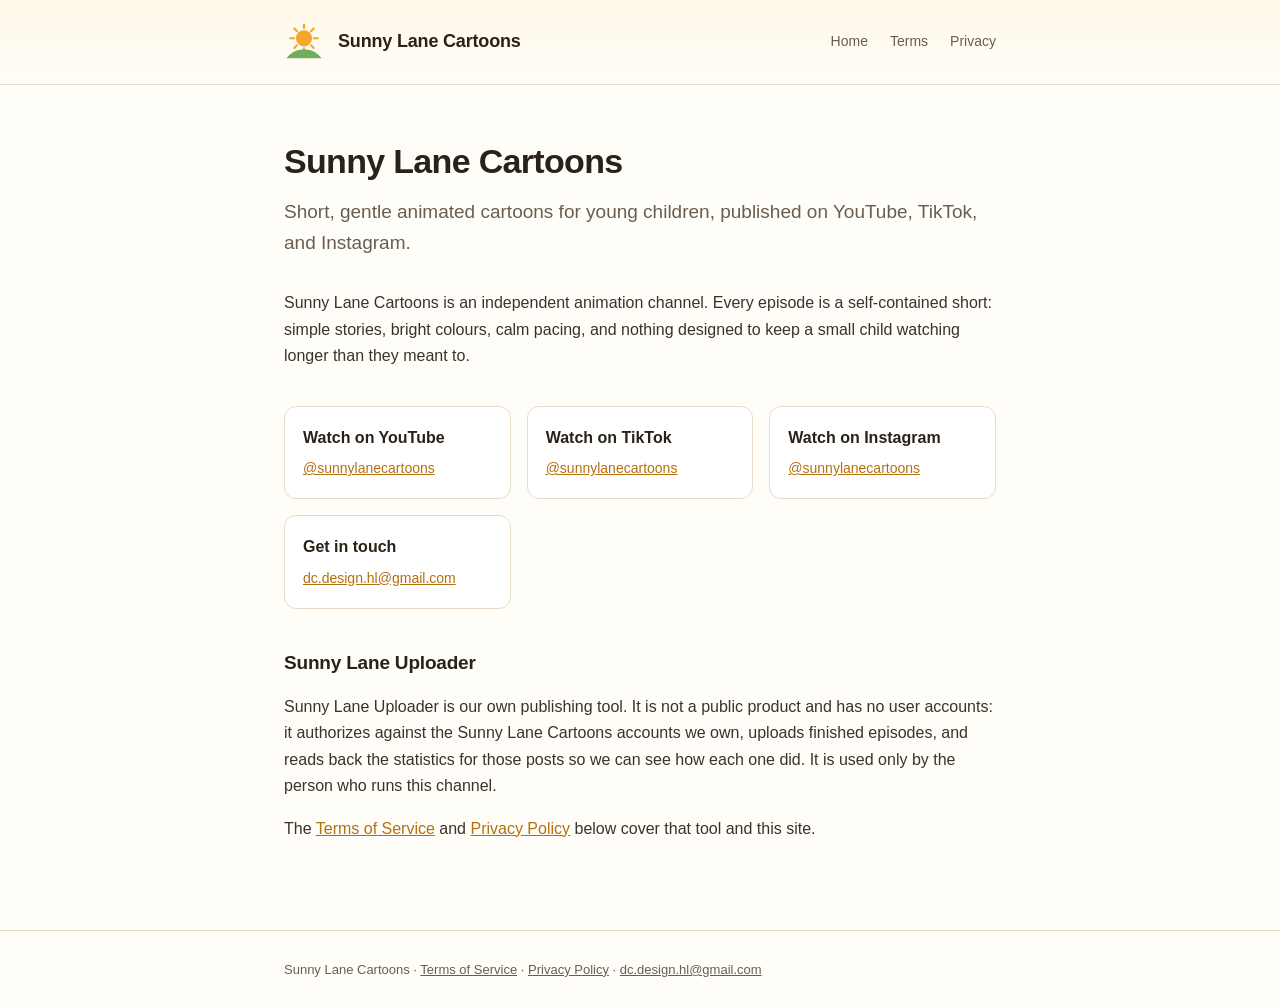
<file: index.html>
<!DOCTYPE html>
<html lang="en">
<head>
<meta charset="utf-8">
<meta name="viewport" content="width=device-width,initial-scale=1">
<title>Sunny Lane Cartoons</title>
<meta name="description" content="Original animated short cartoons for young children.">
<link rel="stylesheet" href="style.css?v=2">
</head>
<body>
<header><div class="wrap"><div class="bar">
<svg class="mark" viewBox="0 0 64 64" fill="none" xmlns="http://www.w3.org/2000/svg" aria-hidden="true">
  <circle cx="32" cy="26" r="13" fill="#f4a72c"/>
  <g stroke="#f4a72c" stroke-width="3.5" stroke-linecap="round">
    <path d="M32 4v6M32 42v6M10 26h6M48 26h6M16.5 10.5l4.2 4.2M43.3 37.3l4.2 4.2M47.5 10.5l-4.2 4.2M20.7 37.3l-4.2 4.2"/>
  </g>
  <path d="M4 58c8-10 16-14 28-14s20 4 28 14z" fill="#6fae5f"/>
</svg>
<span class="brand">Sunny Lane Cartoons</span>
<nav><a href="./">Home</a><a href="terms.html">Terms</a><a href="privacy.html">Privacy</a></nav>
</div></div></header>
<main><div class="wrap">

<h1>Sunny Lane Cartoons</h1>
<p class="lede">Short, gentle animated cartoons for young children, published on YouTube, TikTok, and Instagram.</p>

<p>Sunny Lane Cartoons is an independent animation channel. Every episode is a self-contained
short: simple stories, bright colours, calm pacing, and nothing designed to keep a small child
watching longer than they meant to.</p>

<div class="cards">
  <div class="card">
    <h3>Watch on YouTube</h3>
    <p><a href="https://www.youtube.com/@sunnylanecartoons">@sunnylanecartoons</a></p>
  </div>
  <div class="card">
    <h3>Watch on TikTok</h3>
    <p><a href="https://www.tiktok.com/@sunnylanecartoons">@sunnylanecartoons</a></p>
  </div>
  <div class="card">
    <h3>Watch on Instagram</h3>
    <p><a href="https://www.instagram.com/sunnylanecartoons/">@sunnylanecartoons</a></p>
  </div>
  <div class="card">
    <h3>Get in touch</h3>
    <p><a href="mailto:dc.design.hl@gmail.com">dc.design.hl@gmail.com</a></p>
  </div>
</div>

<h2>Sunny Lane Uploader</h2>
<p>Sunny Lane Uploader is our own publishing tool. It is not a public product and has no user
accounts: it authorizes against the Sunny Lane Cartoons accounts we own, uploads finished episodes,
and reads back the statistics for those posts so we can see how each one did. It is used only by
the person who runs this channel.</p>
<p>The <a href="terms.html">Terms of Service</a> and <a href="privacy.html">Privacy Policy</a>
below cover that tool and this site.</p>
</div></main>
<footer><div class="wrap">
Sunny Lane Cartoons &middot; <a href="terms.html">Terms of Service</a> &middot; <a href="privacy.html">Privacy Policy</a> &middot; <a href="mailto:dc.design.hl@gmail.com">dc.design.hl@gmail.com</a>
</div></footer>
</body>
</html>
</file>
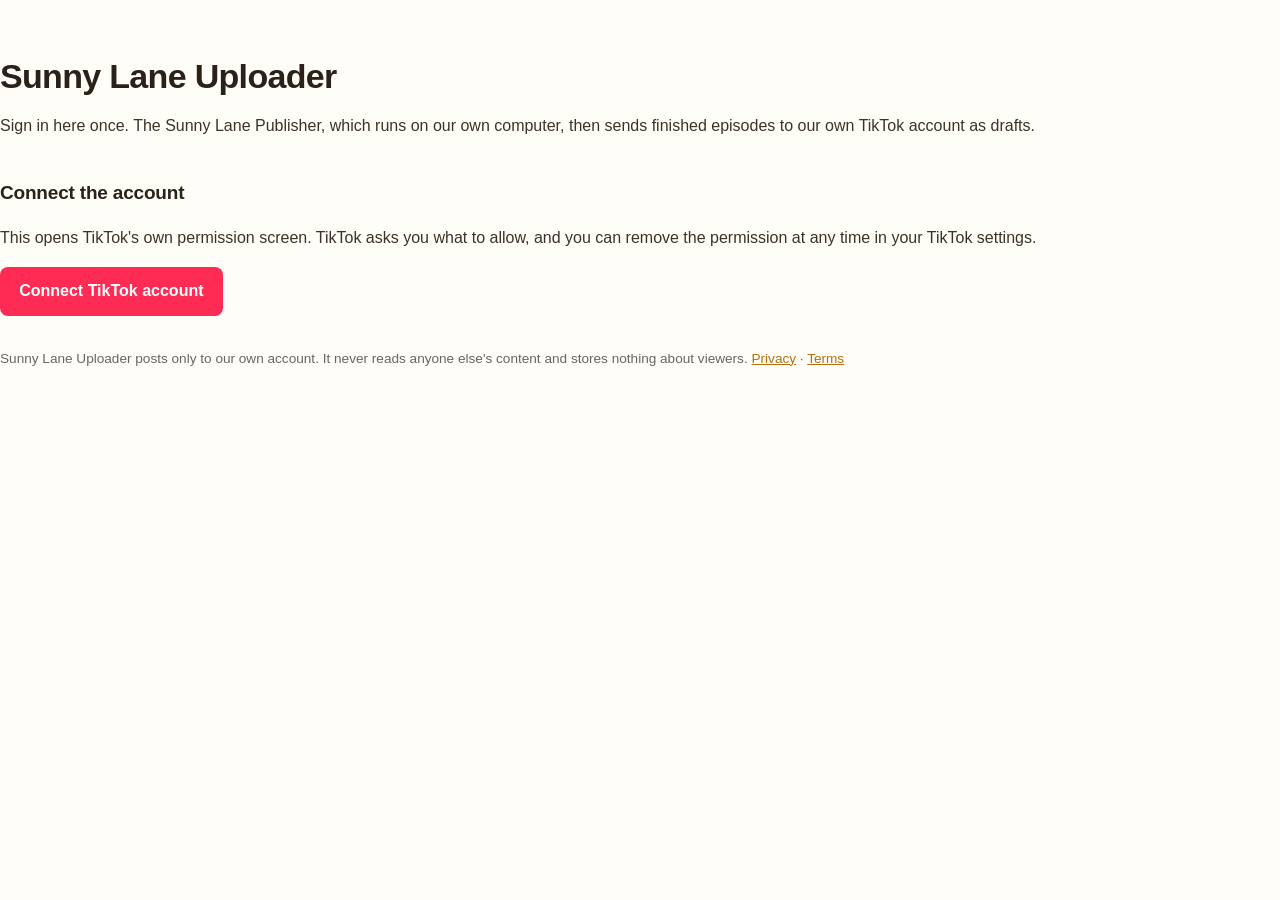
<file: connect.html>
<!doctype html>
<meta charset="utf-8">
<meta name="viewport" content="width=device-width,initial-scale=1">
<title>Sunny Lane Uploader</title>
<link rel="stylesheet" href="style.css?v=4">
<main>
  <h1>Sunny Lane Uploader</h1>
  <p>Sign in here once. The Sunny Lane Publisher, which runs on our own computer, then sends finished episodes to our own TikTok account as drafts.</p>

  <h2>Connect the account</h2>
  <p>This opens TikTok's own permission screen. TikTok asks you what to allow, and you can remove
     the permission at any time in your TikTok settings.</p>
  <p><a id="connect" class="btn" href="#">Connect TikTok account</a></p>

  <p class="small">Sunny Lane Uploader posts only to our own account. It never reads anyone else's
     content and stores nothing about viewers. <a href="privacy.html">Privacy</a> &middot;
     <a href="terms.html">Terms</a></p>
</main>
<script>
  var CLIENT_KEY = "sbawhh108ervp068b8";
  var REDIRECT   = "https://dc-design-hl.github.io/sunnylane-site/oauth-callback.html";
  var SCOPES     = "user.info.basic,user.info.profile,user.info.stats,video.list,video.upload";
  document.getElementById('connect').addEventListener('click', function (e) {
    e.preventDefault();
    var state = Math.random().toString(36).slice(2);
    try { sessionStorage.setItem('sl_state', state); } catch (err) {}
    location.href = "https://www.tiktok.com/v2/auth/authorize/"
      + "?client_key="    + encodeURIComponent(CLIENT_KEY)
      + "&scope="         + encodeURIComponent(SCOPES)
      + "&response_type=code"
      + "&redirect_uri="  + encodeURIComponent(REDIRECT)
      + "&state="         + encodeURIComponent(state)
      // ⚠️ Without this TikTok SKIPS its own permission screen for an account that has
      // already granted access, and the app-review demo video then shows no consent at all.
      + "&disable_auto_auth=1";
  });
</script>
</file>
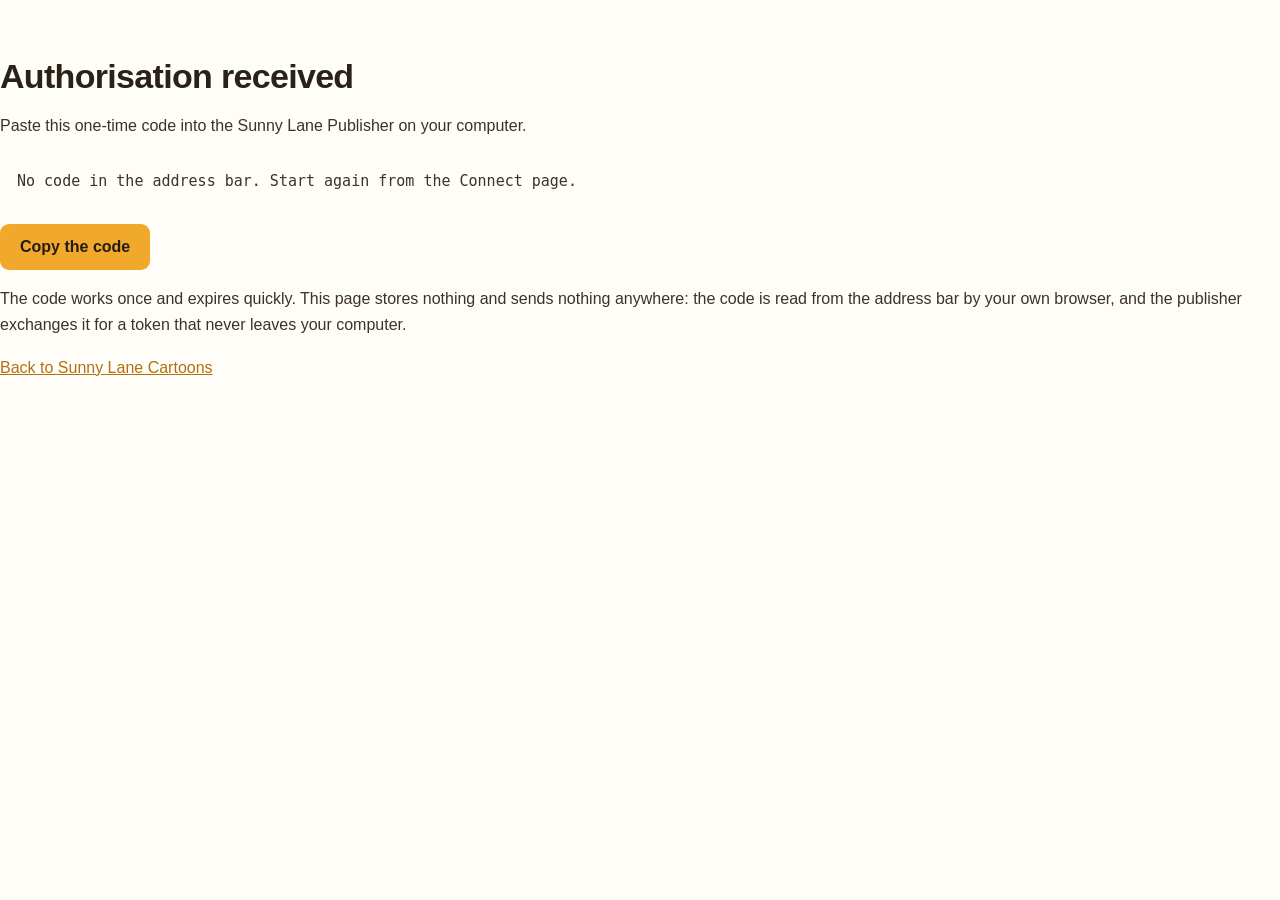
<file: oauth-callback.html>
<!doctype html>
<meta charset="utf-8">
<title>Sunny Lane Uploader · authorisation</title>
<link rel="stylesheet" href="style.css?v=3">
<main>
  <h1>Authorisation received</h1>
  <p>Paste this one-time code into the Sunny Lane Publisher on your computer.</p>

  <p id="codebox" style="font-family:ui-monospace,Menlo,monospace;font-size:15px;line-height:1.5;
     word-break:break-all;background:rgba(255,255,255,.08);border:1px solid rgba(255,255,255,.25);
     border-radius:10px;padding:14px 16px;max-width:760px">Looking for the code…</p>

  <p><button id="copy" style="font:inherit;font-weight:700;padding:10px 20px;border:0;
     border-radius:9px;background:#f0a92b;color:#241c14;cursor:pointer">Copy the code</button>
     <span id="done" style="margin-left:12px"></span></p>

  <p>The code works once and expires quickly. This page stores nothing and sends nothing anywhere:
     the code is read from the address bar by your own browser, and the publisher exchanges it for a
     token that never leaves your computer.</p>
  <p><a href="./">Back to Sunny Lane Cartoons</a></p>
</main>
<script>
  var code = new URLSearchParams(location.search).get('code') || '';
  var box  = document.getElementById('codebox');
  box.textContent = code || 'No code in the address bar. Start again from the Connect page.';
  document.getElementById('copy').onclick = function () {
    navigator.clipboard.writeText(code).then(function () {
      document.getElementById('done').textContent = 'Copied.';
    });
  };
</script>
</file>
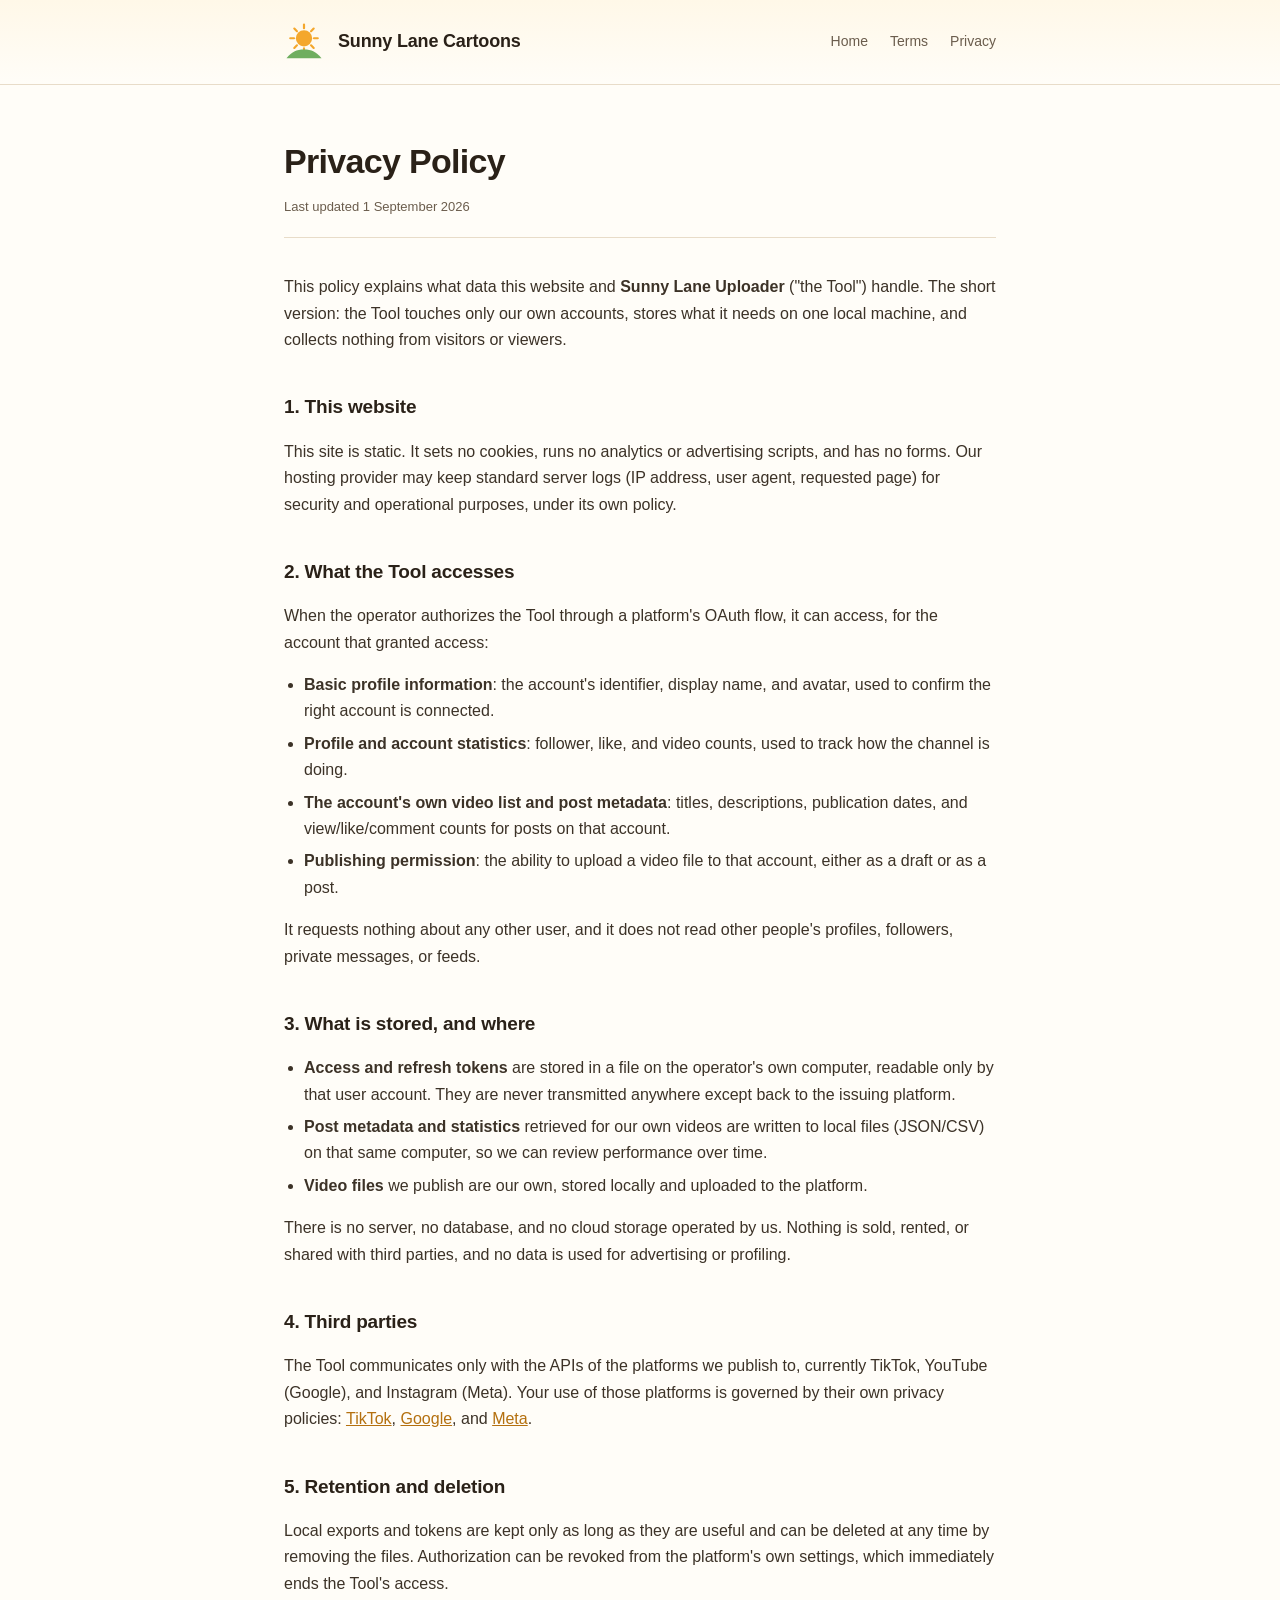
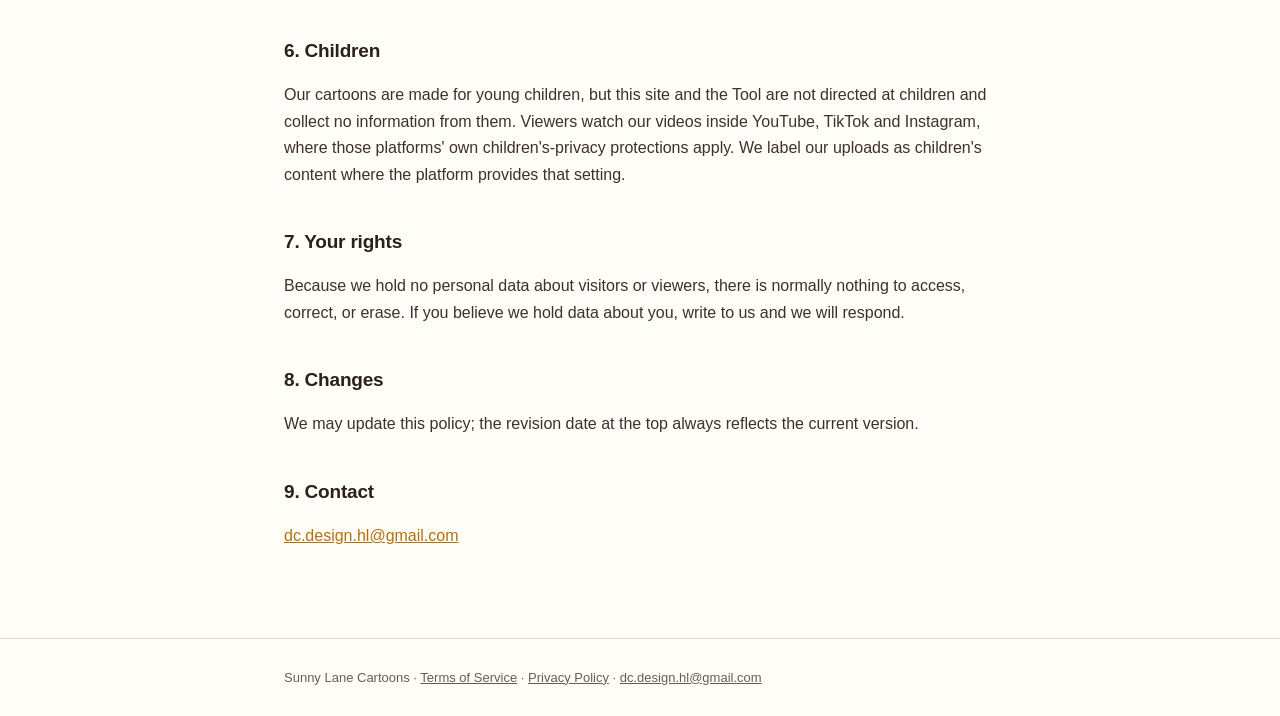
<file: privacy.html>
<!DOCTYPE html>
<html lang="en">
<head>
<meta charset="utf-8">
<meta name="viewport" content="width=device-width,initial-scale=1">
<title>Privacy Policy &middot; Sunny Lane Cartoons</title>
<meta name="description" content="Privacy Policy for Sunny Lane Cartoons and the Sunny Lane Uploader tool.">
<link rel="stylesheet" href="style.css?v=2">
</head>
<body>
<header><div class="wrap"><div class="bar">
<svg class="mark" viewBox="0 0 64 64" fill="none" xmlns="http://www.w3.org/2000/svg" aria-hidden="true">
  <circle cx="32" cy="26" r="13" fill="#f4a72c"/>
  <g stroke="#f4a72c" stroke-width="3.5" stroke-linecap="round">
    <path d="M32 4v6M32 42v6M10 26h6M48 26h6M16.5 10.5l4.2 4.2M43.3 37.3l4.2 4.2M47.5 10.5l-4.2 4.2M20.7 37.3l-4.2 4.2"/>
  </g>
  <path d="M4 58c8-10 16-14 28-14s20 4 28 14z" fill="#6fae5f"/>
</svg>
<span class="brand">Sunny Lane Cartoons</span>
<nav><a href="./">Home</a><a href="terms.html">Terms</a><a href="privacy.html">Privacy</a></nav>
</div></div></header>
<main><div class="wrap">

<h1>Privacy Policy</h1>
<p class="meta">Last updated 1 September 2026</p>

<p>This policy explains what data this website and <strong>Sunny Lane Uploader</strong> ("the
Tool") handle. The short version: the Tool touches only our own accounts, stores what it needs on
one local machine, and collects nothing from visitors or viewers.</p>

<h2>1. This website</h2>
<p>This site is static. It sets no cookies, runs no analytics or advertising scripts, and has no
forms. Our hosting provider may keep standard server logs (IP address, user agent, requested page)
for security and operational purposes, under its own policy.</p>

<h2>2. What the Tool accesses</h2>
<p>When the operator authorizes the Tool through a platform's OAuth flow, it can access, for the
account that granted access:</p>
<ul>
  <li><strong>Basic profile information</strong>: the account's identifier, display name, and avatar,
      used to confirm the right account is connected.</li>
  <li><strong>Profile and account statistics</strong>: follower, like, and video counts, used to track
      how the channel is doing.</li>
  <li><strong>The account's own video list and post metadata</strong>: titles, descriptions,
      publication dates, and view/like/comment counts for posts on that account.</li>
  <li><strong>Publishing permission</strong>: the ability to upload a video file to that account,
      either as a draft or as a post.</li>
</ul>
<p>It requests nothing about any other user, and it does not read other people's profiles,
followers, private messages, or feeds.</p>

<h2>3. What is stored, and where</h2>
<ul>
  <li><strong>Access and refresh tokens</strong> are stored in a file on the operator's own computer,
      readable only by that user account. They are never transmitted anywhere except back to the
      issuing platform.</li>
  <li><strong>Post metadata and statistics</strong> retrieved for our own videos are written to local
      files (JSON/CSV) on that same computer, so we can review performance over time.</li>
  <li><strong>Video files</strong> we publish are our own, stored locally and uploaded to the platform.</li>
</ul>
<p>There is no server, no database, and no cloud storage operated by us. Nothing is sold, rented,
or shared with third parties, and no data is used for advertising or profiling.</p>

<h2>4. Third parties</h2>
<p>The Tool communicates only with the APIs of the platforms we publish to, currently TikTok,
YouTube (Google), and Instagram (Meta). Your use of those platforms is governed by their own privacy
policies: <a href="https://www.tiktok.com/legal/privacy-policy">TikTok</a>,
<a href="https://policies.google.com/privacy">Google</a>, and
<a href="https://privacycenter.instagram.com/policy">Meta</a>.</p>

<h2>5. Retention and deletion</h2>
<p>Local exports and tokens are kept only as long as they are useful and can be deleted at any time
by removing the files. Authorization can be revoked from the platform's own settings, which
immediately ends the Tool's access.</p>

<h2>6. Children</h2>
<p>Our cartoons are made for young children, but this site and the Tool are not directed at
children and collect no information from them. Viewers watch our videos inside YouTube, TikTok and
Instagram, where those platforms' own children's-privacy protections apply. We label our uploads as
children's content where the platform provides that setting.</p>

<h2>7. Your rights</h2>
<p>Because we hold no personal data about visitors or viewers, there is normally nothing to access,
correct, or erase. If you believe we hold data about you, write to us and we will respond.</p>

<h2>8. Changes</h2>
<p>We may update this policy; the revision date at the top always reflects the current version.</p>

<h2>9. Contact</h2>
<p><a href="mailto:dc.design.hl@gmail.com">dc.design.hl@gmail.com</a></p>
</div></main>
<footer><div class="wrap">
Sunny Lane Cartoons &middot; <a href="terms.html">Terms of Service</a> &middot; <a href="privacy.html">Privacy Policy</a> &middot; <a href="mailto:dc.design.hl@gmail.com">dc.design.hl@gmail.com</a>
</div></footer>
</body>
</html>
</file>
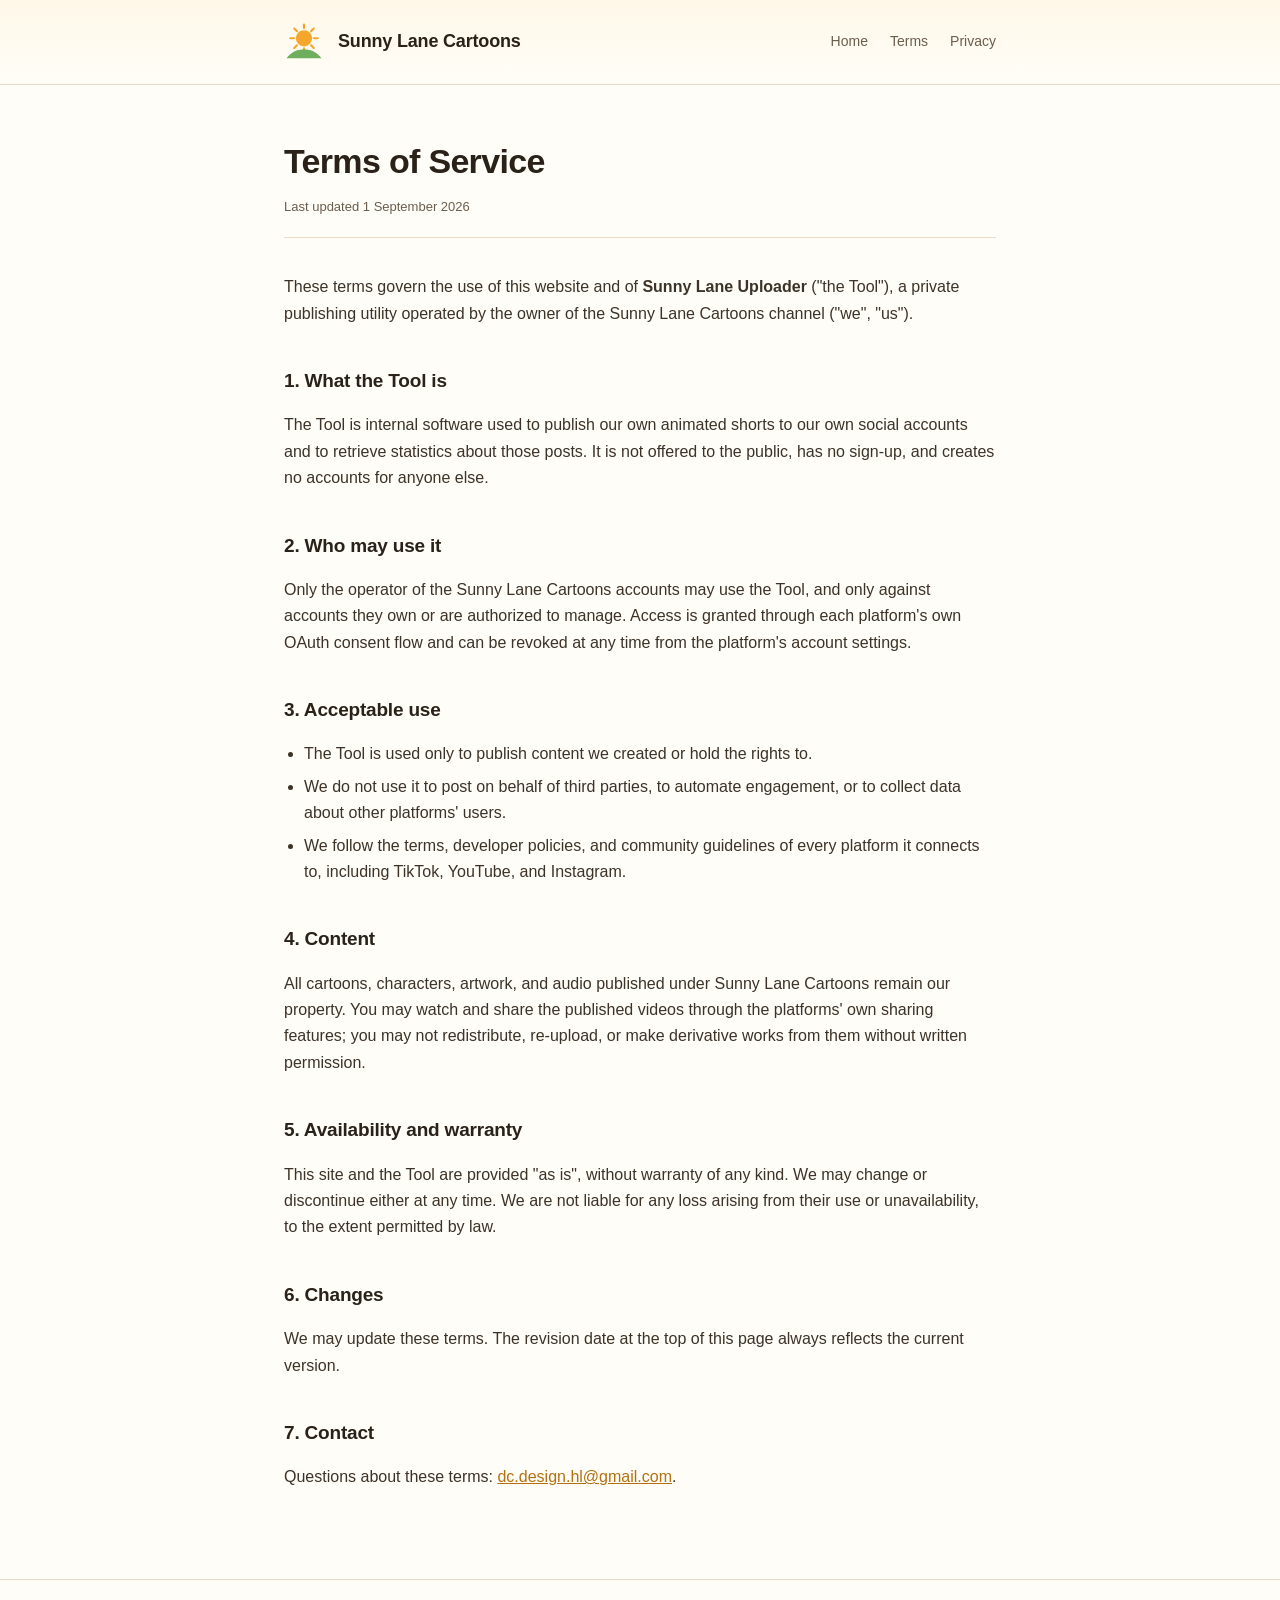
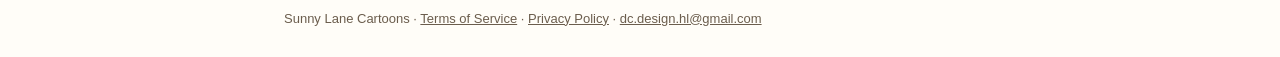
<file: terms.html>
<!DOCTYPE html>
<html lang="en">
<head>
<meta charset="utf-8">
<meta name="viewport" content="width=device-width,initial-scale=1">
<title>Terms of Service &middot; Sunny Lane Cartoons</title>
<meta name="description" content="Terms of Service for Sunny Lane Cartoons and the Sunny Lane Uploader tool.">
<link rel="stylesheet" href="style.css?v=2">
</head>
<body>
<header><div class="wrap"><div class="bar">
<svg class="mark" viewBox="0 0 64 64" fill="none" xmlns="http://www.w3.org/2000/svg" aria-hidden="true">
  <circle cx="32" cy="26" r="13" fill="#f4a72c"/>
  <g stroke="#f4a72c" stroke-width="3.5" stroke-linecap="round">
    <path d="M32 4v6M32 42v6M10 26h6M48 26h6M16.5 10.5l4.2 4.2M43.3 37.3l4.2 4.2M47.5 10.5l-4.2 4.2M20.7 37.3l-4.2 4.2"/>
  </g>
  <path d="M4 58c8-10 16-14 28-14s20 4 28 14z" fill="#6fae5f"/>
</svg>
<span class="brand">Sunny Lane Cartoons</span>
<nav><a href="./">Home</a><a href="terms.html">Terms</a><a href="privacy.html">Privacy</a></nav>
</div></div></header>
<main><div class="wrap">

<h1>Terms of Service</h1>
<p class="meta">Last updated 1 September 2026</p>

<p>These terms govern the use of this website and of <strong>Sunny Lane Uploader</strong>
("the Tool"), a private publishing utility operated by the owner of the Sunny Lane Cartoons
channel ("we", "us").</p>

<h2>1. What the Tool is</h2>
<p>The Tool is internal software used to publish our own animated shorts to our own social
accounts and to retrieve statistics about those posts. It is not offered to the public, has no
sign-up, and creates no accounts for anyone else.</p>

<h2>2. Who may use it</h2>
<p>Only the operator of the Sunny Lane Cartoons accounts may use the Tool, and only against
accounts they own or are authorized to manage. Access is granted through each platform's own
OAuth consent flow and can be revoked at any time from the platform's account settings.</p>

<h2>3. Acceptable use</h2>
<ul>
  <li>The Tool is used only to publish content we created or hold the rights to.</li>
  <li>We do not use it to post on behalf of third parties, to automate engagement, or to collect
      data about other platforms' users.</li>
  <li>We follow the terms, developer policies, and community guidelines of every platform it
      connects to, including TikTok, YouTube, and Instagram.</li>
</ul>

<h2>4. Content</h2>
<p>All cartoons, characters, artwork, and audio published under Sunny Lane Cartoons remain our
property. You may watch and share the published videos through the platforms' own sharing
features; you may not redistribute, re-upload, or make derivative works from them without written
permission.</p>

<h2>5. Availability and warranty</h2>
<p>This site and the Tool are provided "as is", without warranty of any kind. We may change or
discontinue either at any time. We are not liable for any loss arising from their use or
unavailability, to the extent permitted by law.</p>

<h2>6. Changes</h2>
<p>We may update these terms. The revision date at the top of this page always reflects the
current version.</p>

<h2>7. Contact</h2>
<p>Questions about these terms: <a href="mailto:dc.design.hl@gmail.com">dc.design.hl@gmail.com</a>.</p>
</div></main>
<footer><div class="wrap">
Sunny Lane Cartoons &middot; <a href="terms.html">Terms of Service</a> &middot; <a href="privacy.html">Privacy Policy</a> &middot; <a href="mailto:dc.design.hl@gmail.com">dc.design.hl@gmail.com</a>
</div></footer>
</body>
</html>
</file>
<file: style.css>
:root{
  --ink:#2a2118; --muted:#6b5d4d; --line:#e8dcc9;
  --paper:#fffdf8; --sun:#f4a72c; --sky:#7cc4e8; --leaf:#6fae5f;
}
*{box-sizing:border-box}
body{margin:0;background:var(--paper);color:var(--ink);
  font:16px/1.65 -apple-system,BlinkMacSystemFont,"Segoe UI",Inter,Helvetica,Arial,sans-serif;
  -webkit-font-smoothing:antialiased}
.wrap{max-width:760px;margin:0 auto;padding:0 24px}
header{border-bottom:1px solid var(--line);background:linear-gradient(180deg,#fff8e8,var(--paper))}
.bar{display:flex;align-items:center;gap:14px;padding:22px 0}
.mark{width:40px;height:40px;flex:none}
.brand{font-weight:700;font-size:18px;letter-spacing:-.01em}
nav{margin-left:auto;display:flex;gap:22px;font-size:14px}
nav a{color:var(--muted);text-decoration:none}
nav a:hover{color:var(--ink)}
main{padding:56px 0 72px}
h1{font-size:34px;line-height:1.2;letter-spacing:-.02em;margin:0 0 14px}
h2{font-size:19px;margin:38px 0 10px;letter-spacing:-.01em}
h3{font-size:16px;margin:24px 0 6px}
p,li{color:#3c3227}
.lede{font-size:19px;color:var(--muted);margin:0 0 32px}
.meta{font-size:13px;color:var(--muted);margin:0 0 36px;padding-bottom:20px;border-bottom:1px solid var(--line)}
ul{padding-left:20px}
li{margin:6px 0}
a{color:#b4700f}
.cards{display:grid;gap:16px;grid-template-columns:repeat(auto-fit,minmax(220px,1fr));margin:36px 0}
.card{border:1px solid var(--line);border-radius:12px;padding:18px;background:#fff}
.card h3{margin:0 0 6px}
.card p{margin:0;font-size:14px;color:var(--muted)}
footer{border-top:1px solid var(--line);padding:28px 0;font-size:13px;color:var(--muted)}
footer a{color:var(--muted)}
@media (prefers-color-scheme:dark){
  :root{--ink:#f2ece2;--muted:#a99883;--line:#3a3128;--paper:#191512}
  body{background:var(--paper)}
  header{background:linear-gradient(180deg,#241d16,var(--paper))}
  p,li{color:#ddd4c7}
  .card{background:#221c16}
  a{color:var(--sun)}
}

.btn{display:inline-block;background:#fe2c55;color:#fff;padding:.7rem 1.2rem;border-radius:8px;
     text-decoration:none;font-weight:600}
.btn:hover{background:#e0264b}
.film{border:1px solid #ddd;border-radius:10px;padding:1rem;margin:1rem 0;background:#fafafa;color:#1a1a2e}
.film-name{font-weight:700;font-size:1.1rem;color:#1a1a2e}
.film-meta{color:#666;font-size:.9rem;margin-bottom:.6rem}
.film textarea{width:100%;box-sizing:border-box;font:inherit;padding:.5rem;border:1px solid #ccc;
     border-radius:6px;background:#fff;color:#1a1a2e}
.film label{display:block;font-size:.85rem;color:#666;margin:.5rem 0 .2rem}
.small{font-size:.85rem;color:#666;margin-top:2rem}
</file>
